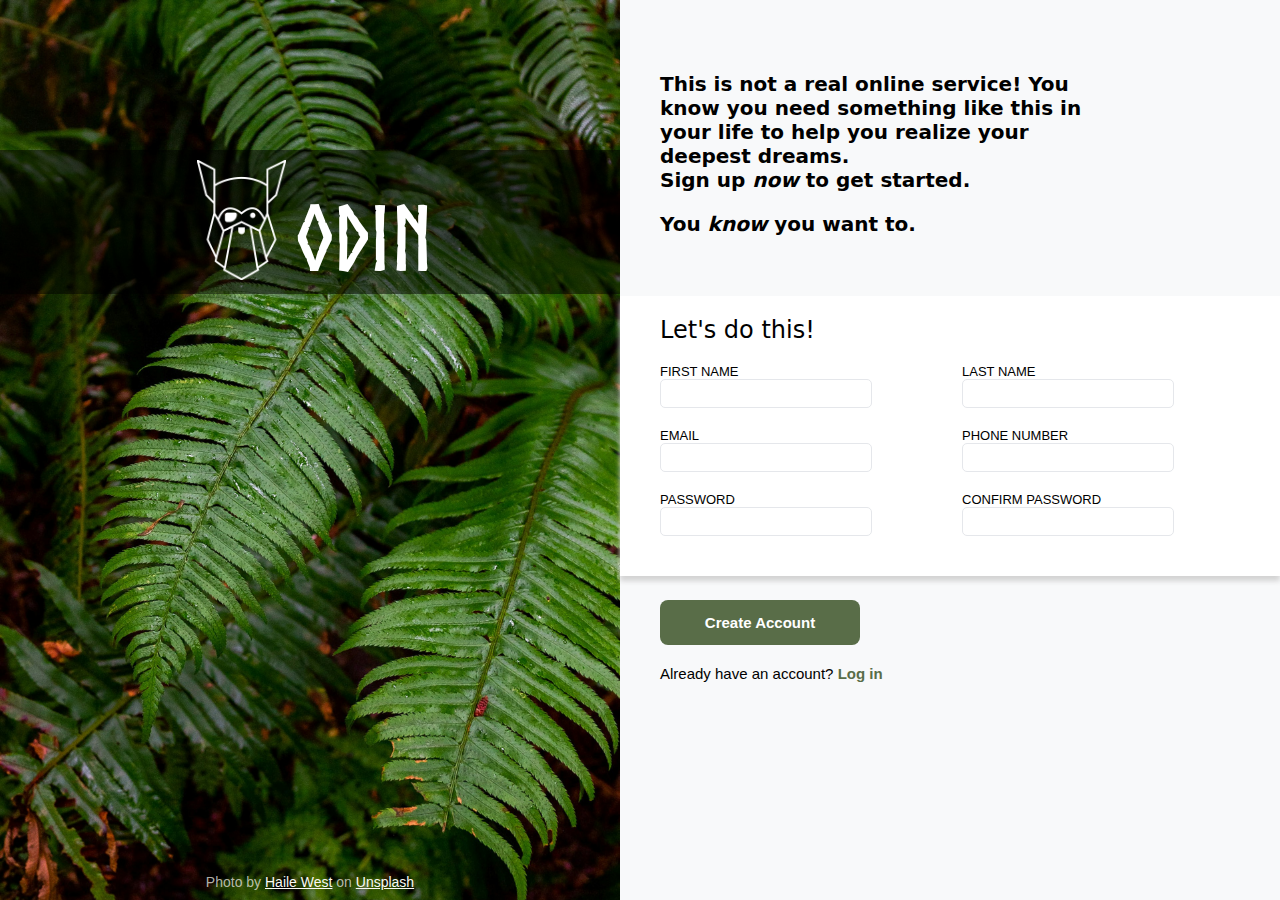
<file: index.html>
<!DOCTYPE html>
<html lang="en">

<head>
    <meta charset="UTF-8">
    <meta name="viewport" content="width=device-width, initial-scale=1.0">
    <link rel="stylesheet" href="styles.css">
    <title>Signup Form</title>
</head>

<body>
    <div class="container">
        <div class="background-container">
            <div class="odin-background">
                <div class="odin-image">
                    <img src="./images/Odin lined.png" alt="Odin Logo">
                </div>
                <div class="odin-text">
                    ODIN
                </div>
            </div>
            <footer>
                Photo by <a href="https://unsplash.com/@haliewestphoto">Haile West</a> on <a
                    href="https://unsplash.com">Unsplash</a>
            </footer>
        </div>
        <div class="main-text-container">
            <div class="main-text">
                <div class="upper-text">
                    This is not a real online service! You know you need something like this in your life to help you
                    realize your deepest dreams.
                </div>
                <div class="middle-text">
                    Sign up <i>now</i> to get started.
                </div>
                <div class="lower-text">
                    You <i>know</i> you want to.
                </div>
            </div>
            <div class="form-content">
                <form action="" method="post" id="signup-form" autocomplete="off">
                    <h2>Let's do this!</h2>
                    <div class="top-row">
                        <div class="form-row">
                            <label for="first-name">FIRST NAME</label>
                            <input type="text" name="first-name" id="first-name" required />
                        </div>

                        <div class="form-row">
                            <label for="last-name">LAST NAME</label>
                            <input type="text" name="last-name" id="last-name" required />
                        </div>
                    </div>

                    <div class="middle-row">
                        <div class="form-row">
                            <label for="email">EMAIL</label>
                            <input type="email" name="email" id="email" required />
                        </div>

                        <div class="form-row">
                            <label for="phone">PHONE NUMBER</label>
                            <input type="tel" name="phone" id="phone" required />
                        </div>
                    </div>

                    <div class="bottom-row">
                        <div class="form-row">
                            <label for="password">PASSWORD</label>
                            <input type="password" name="password" id="password" required />
                        </div>

                        <div class="form-row">
                            <label for="confirm-password">CONFIRM PASSWORD</label>
                            <input type="password" name="confirm-password" id="confirm-password" required />
                        </div>
                    </div>
                </form>
            </div>
            <div id="message">
                <h3>Password must contain the following:</h3>
                <p id="letter" class="invalid">A <b>lowercase</b> letter</p>
                <p id="capital" class="invalid">A <b>capital (uppercase)</b> letter</p>
                <p id="number" class="invalid">A <b>number</b></p>
                <p id="length" class="invalid">Minimum <b>8 characters</b></p>
            </div>
            <div class="login">
                <div class="submit">
                    <button type="submit" form="signup-form">Create Account</button>
                </div>
                <div class="login-link">
                    Already have an account? <a href="login.html">Log in</a>
                </div>
            </div>
        </div>
    </div>
    <script src="./script.js"></script>
</body>

</html>
</file>
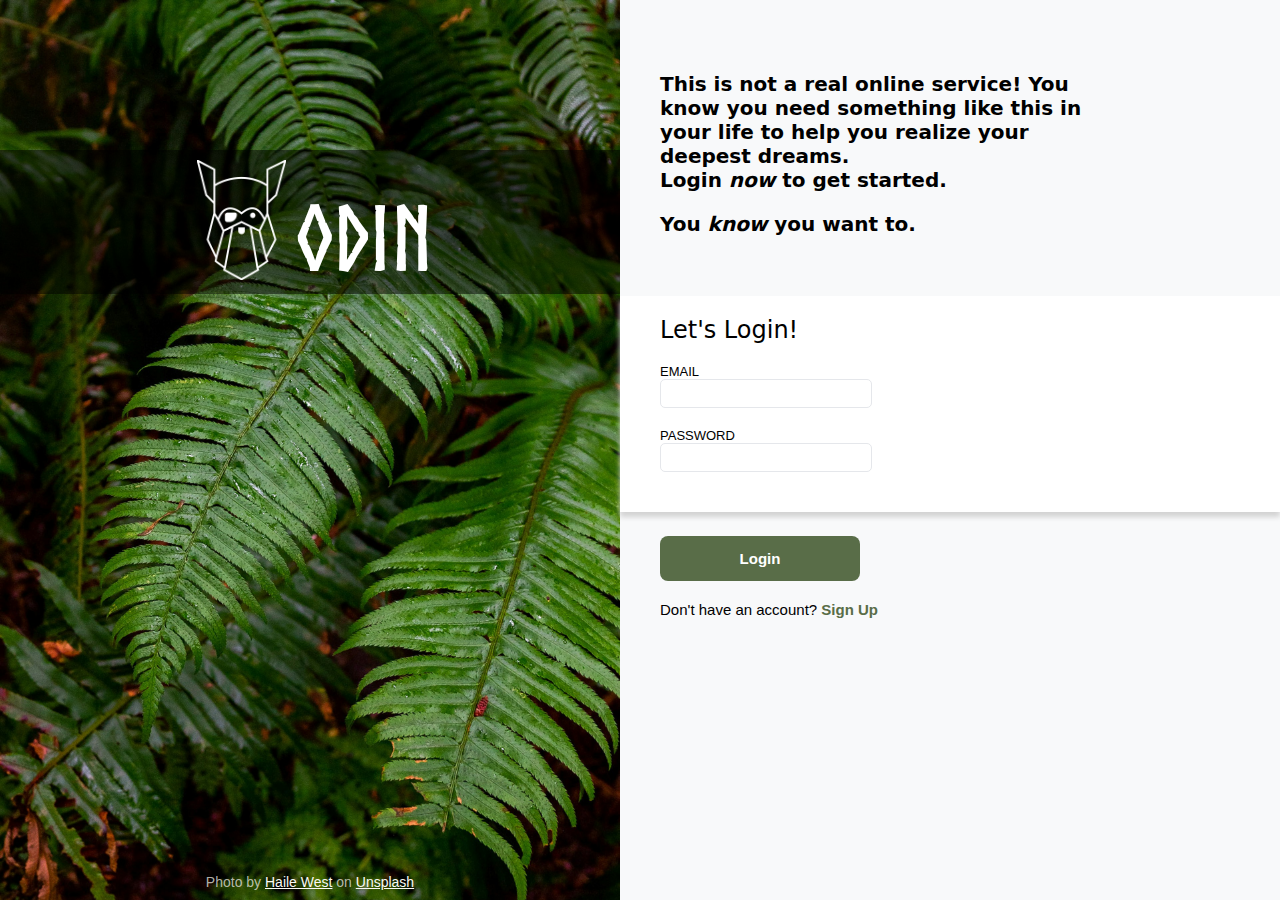
<file: login.html>
<!DOCTYPE html>
<html lang="en">

<head>
    <meta charset="UTF-8">
    <meta name="viewport" content="width=device-width, initial-scale=1.0">
    <link rel="stylesheet" href="styles.css">
    <title>Login Form</title>
</head>

<body>
    <div class="container">
        <div class="background-container">
            <div class="odin-background">
                <div class="odin-image">
                    <img src="./images/Odin lined.png" alt="Odin Logo">
                </div>
                <div class="odin-text">
                    ODIN
                </div>
            </div>
            <footer>
                Photo by <a href="https://unsplash.com/@haliewestphoto">Haile West</a> on <a
                    href="https://unsplash.com">Unsplash</a>
            </footer>
        </div>
        <div class="main-text-container">
            <div class="main-text">
                <div class="upper-text">
                    This is not a real online service! You know you need something like this in your life to help you
                    realize your deepest dreams.
                </div>
                <div class="middle-text">
                    Login <i>now</i> to get started.
                </div>
                <div class="lower-text">
                    You <i>know</i> you want to.
                </div>
            </div>
            <div class="login-form-content">
                <form action="" method="post" id="login-form" autocomplete="off">
                    <h2>Let's Login!</h2>
                    <div class="form-row">
                        <label for="email">EMAIL</label>
                        <input type="email" name="email" id="email" required />
                    </div>

                    <div class="form-row">
                        <label for="login-password">PASSWORD</label>
                        <input type="password" name="login-password" id="login-password" required />
                    </div>
                </form>
            </div>
            <div class="login">
                <div class="submit">
                    <button>Login</button>
                </div>
                <div class="login-link">
                    Don't have an account? <a href="index.html">Sign Up</a>
                </div>
            </div>
        </div>
    </div>
    <script src="./script.js"></script>
</body>

</html>
</file>
<file: styles.css>
body {
    display: flex;
    padding: 0;
    margin: 0;
    min-height: 100vh;
    min-width: 100vw;
}

.container {
    display: flex;
    flex: 1;
    min-height: 100vh;
    min-width: 100vw;
    padding: 0;
    margin: 0;
}

.background-container {
    display: flex;
    flex-direction: column;
    justify-content: space-between;
    padding: 0;
    margin: 0;
    background-image: url("./images/Green\ leaf\ plant\ photo.jpg");
    background-size: cover;
}

.odin-background {
    display: flex;
    justify-content: center;
    margin-top: 9.375rem;
    background-color: rgba(0, 0, 0, .5);
    color: #fff;
}

.odin-image img {
    padding: 0.625rem;
    height: 120px;
    width: auto;
}

.odin-text {
    display: flex;
    justify-content: center;
    align-items: center;
    font-family: "norse-bold";
    padding-top: 1.875rem;
    font-size: 90px;
}

footer {
    text-align: center;
    font-family: Arial, Helvetica, sans-serif;
    font-size: 14px;
    color: rgba(223, 221, 213, .8);
    padding-bottom: 0.625rem;
}

footer a {
    color: rgb(249, 249, 245);
}

.main-text-container {
    display: flex;
    flex-direction: column;
    background-color: rgb(248, 249, 250);
}

.main-text {
    display: flex;
    flex-direction: column;
    justify-content: flex-end;
    flex-wrap: wrap;
    height: 13.5rem;
    font-family: system-ui, -apple-system, BlinkMacSystemFont, 'Segoe UI', Roboto, Oxygen, Ubuntu, Cantarell, 'Open Sans', 'Helvetica Neue', sans-serif;
    font-size: 20px;
    font-weight: bold;
    padding: 2.5rem;
    padding-right: 10.25rem;
}

.main-text .lower-text {
    padding-top: 1.25rem;
    padding-bottom: 1.25rem;
}

form {
    display: flex;
    flex-direction: column;
    gap: 1.25rem;
}

.form-content,
.login-form-content {
    font-family: system-ui, -apple-system, BlinkMacSystemFont, 'Segoe UI', Roboto, Oxygen, Ubuntu, Cantarell, 'Open Sans', 'Helvetica Neue', sans-serif;
    background-color: rgb(255, 255, 255);
    box-shadow: 0px 5px 5px lightgray;
    padding: 0rem 2.5rem 2.5rem 2.5rem;
}

h2 {
    font-weight: 400;
    margin-bottom: 0;
}

label,
input {
    display: block;
}

.top-row,
.middle-row,
.bottom-row {
    display: flex;
    gap: 5.625rem;
}

label {
    font-size: 13px;
    font-weight: 200;
    font-family: 'Trebuchet MS', 'Lucida Sans Unicode', 'Lucida Grande', 'Lucida Sans', Arial, sans-serif;
}

input {
    font-family: 'Trebuchet MS', 'Lucida Sans Unicode', 'Lucida Grande', 'Lucida Sans', Arial, sans-serif;
    width: 12.5rem;
    height: 1.563rem;
    padding-left: 0.5rem;
    border: 1px solid #E5E7EB;
    border-radius: 0.313rem;
}

input:focus {
    outline: none;
    border-color: rgb(1, 133, 215);
    box-shadow: 0.3em 0.3em 1em lightgray;
}

.login {
    display: flex;
    flex-direction: column;
    gap: 20px;
    padding: 1.5rem 2.5rem 2.5rem 2.5rem;
}

.submit {
    display: flex;
}

button {
    display: flex;
    justify-content: center;
    align-items: center;
    border: none;
    border-radius: 8px;
    background-color: #596D48;
    color: white;
    width: 200px;
    height: 45px;
    font-size: 15px;
    font-weight: bold;
}

button:hover {
    box-shadow: 0.3em 0.3em 1em lightgray;
}

.login-link {
    font-size: 15px;
    font-family: 'Trebuchet MS', 'Lucida Sans Unicode', 'Lucida Grande', 'Lucida Sans', Arial, sans-serif;
}

.login-link a {
    text-decoration: none;
    color: #596D48;
    font-weight: bold;
}

#message {
    display: none;
    background: #f1f1f1;
    font-family: 'Trebuchet MS', 'Lucida Sans Unicode', 'Lucida Grande', 'Lucida Sans', Arial, sans-serif;
    color: #000;
    position: relative;
    padding: 20px;
}

#message p {
    padding: 0px 35px;
    font-size: 16px;
}

.valid {
    color: green;
}

.valid:before {
    position: relative;
    left: -35px;
    content: "✔";
}


.invalid {
    color: red;
}

.invalid:before {
    position: relative;
    left: -35px;
    content: "✖";
}

@font-face {
    font-family: 'norse-bold';
    src: url('./Norse\ Bold.otf');
}

@media only screen and (max-width: 1100px) {
    .background-container {
        min-width: 420px;
    }
}

@media only screen and (min-width: 1100px) {
    .background-container {
        min-width: 620px;
    }
}
</file>
